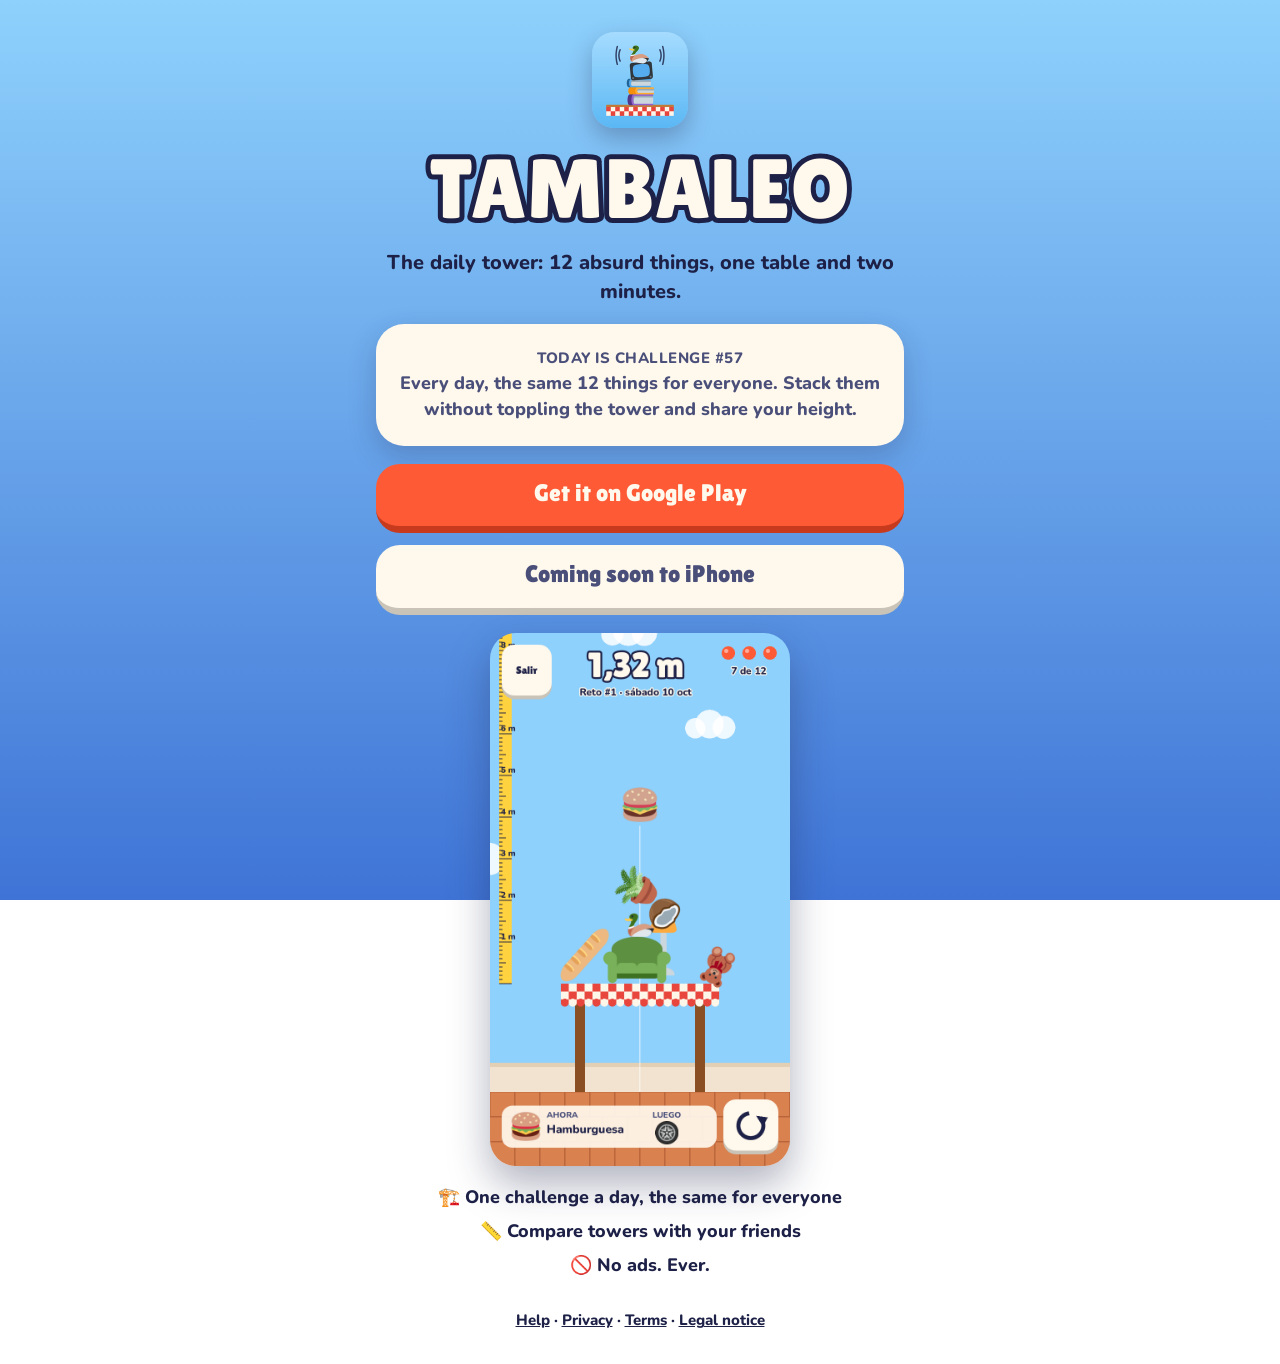
<file: index.html>
<!doctype html>
<html lang="es">
<head>
<meta charset="utf-8">
<meta name="viewport" content="width=device-width, initial-scale=1">
<title>Tambaleo: la torre diaria</title>
<meta name="description" content="Cada día, los mismos 12 trastos absurdos para todo el mundo. Apílalos sin que se caiga la torre. Sin anuncios.">
<meta property="og:type" content="website">
<meta property="og:title" content="Tambaleo: la torre diaria">
<meta property="og:description" content="Cada día, 12 trastos absurdos. ¿Cuánto aguanta tu torre?">
<meta property="og:image" content="https://asp161.github.io/tambaleo-web/og.png">
<meta property="og:url" content="https://asp161.github.io/tambaleo-web/">
<meta name="theme-color" content="#8ed1fc">
<link rel="icon" href="icon-192.png">
<link rel="apple-touch-icon" href="icon-192.png">
<link rel="stylesheet" href="estilo.css">
</head>
<body>
<main>
  <img class="icon" src="icon-192.png" alt="" width="96" height="96">
  <h1>TAMBALEO</h1>
  <p class="tagline" data-t="tagline">La torre diaria: 12 trastos absurdos, una mesa y dos minutos.</p>
  <section class="card">
    <p class="kicker" id="kicker"></p>
    <p class="height" id="height" hidden></p>
    <p class="title" id="title" hidden></p>
    <p class="ask" id="ask"></p>
  </section>
  <div class="buttons" id="buttons">
    <a class="btn" id="play" data-t="play">Descárgalo en Google Play</a>
    <a class="btn secondary" id="ios" data-t="ios">Descárgalo en el App Store</a>
  </div>
  <img class="shot" src="torre.png" alt="" data-t-alt="shot">
  <ul class="points">
    <li data-t="p1">🏗️ Un reto al día, igual para todo el mundo</li>
    <li data-t="p2">📏 Compara tu torre con la de tus amigos</li>
    <li data-t="p3">🚫 Sin anuncios. Nunca.</li>
  </ul>
</main>
<footer>
  <a href="soporte.html" data-t="help">Ayuda</a> ·
  <a href="privacidad.html" data-t="privacy">Privacidad</a> ·
  <a href="terminos.html" data-t="terms">Términos</a> ·
  <a href="aviso-legal.html" data-t="legal">Aviso legal</a>
</footer>
<script>
// Generado por tools/build_web.py con los datos de game/core/config.gd y daily.gd.
const PLAY_URL = "https://play.google.com/store/apps/details?id=com.asp161.tambaleo";
const APP_STORE_URL = "";
const LAUNCH = [2026, 10, 10];
// Mismos rangos y títulos que ShareText.TITLES en el juego.
const TITLES = [
  [0, "Ni torre ni ná", "Barely a pile"], [60, "Montoncito", "Little heap"],
  [150, "Torre de la abuela", "Grandma's tower"], [300, "Obra sin licencia", "Unlicensed build"],
  [450, "Rascacielos de saldo", "Bargain skyscraper"], [650, "Torre de Babel low cost", "Budget Tower of Babel"],
  [900, "Leyenda del tambaleo", "Wobble legend"],
];
const TEXT = {
  es: {
    tagline: "La torre diaria: 12 trastos absurdos, una mesa y dos minutos.",
    play: "Descárgalo en Google Play", ios: "Descárgalo en el App Store", iosSoon: "Pronto en iPhone",
    p1: "🏗️ Un reto al día, igual para todo el mundo", p2: "📏 Compara tu torre con la de tus amigos", p3: "🚫 Sin anuncios. Nunca.",
    help: "Ayuda", privacy: "Privacidad", terms: "Términos", legal: "Aviso legal", shot: "Una torre de trastos sobre la mesa",
    shared: n => `Alguien ha apilado en el reto #${n}`,
    beat: n => n > 0 ? `¿Puedes superarlo? Hoy toca el reto #${n}, gratis.` : "¿Puedes superarlo?",
    today: n => `Hoy toca el reto #${n}`,
    intro: "Cada día, los mismos 12 trastos para todo el mundo. Apílalos sin que se caiga la torre y comparte tu altura.",
    soon: "Muy pronto",
  },
  en: {
    tagline: "The daily tower: 12 absurd things, one table and two minutes.",
    play: "Get it on Google Play", ios: "Download on the App Store", iosSoon: "Coming soon to iPhone",
    p1: "🏗️ One challenge a day, the same for everyone", p2: "📏 Compare towers with your friends", p3: "🚫 No ads. Ever.",
    help: "Help", privacy: "Privacy", terms: "Terms", legal: "Legal notice", shot: "A tower of things on the table",
    shared: n => `Someone stacked this in challenge #${n}`,
    beat: n => n > 0 ? `Can you beat it? Today is challenge #${n}, free.` : "Can you beat it?",
    today: n => `Today is challenge #${n}`,
    intro: "Every day, the same 12 things for everyone. Stack them without toppling the tower and share your height.",
    soon: "Coming soon",
  },
};
const lang = (navigator.language || "es").toLowerCase().startsWith("es") ? "es" : "en";
const t = TEXT[lang];
document.documentElement.lang = lang;
document.querySelectorAll("[data-t]").forEach(el => { el.textContent = t[el.dataset.t]; });
document.querySelectorAll("[data-t-alt]").forEach(el => { el.alt = t[el.dataset.tAlt]; });

// Número del reto de hoy, con la fecha local (como en el juego).
const now = new Date();
const today = Math.round((Date.UTC(now.getFullYear(), now.getMonth(), now.getDate()) - Date.UTC(LAUNCH[0], LAUNCH[1] - 1, LAUNCH[2])) / 86400000) + 1;
const formatHeight = cm => `${Math.floor(cm / 100)}${lang === "es" ? "," : "."}${String(cm % 100).padStart(2, "0")} m`;
const titleFor = cm => TITLES.filter(e => cm >= e[0]).pop()[lang === "es" ? 1 : 2];

// El enlace compartido trae el reto y la altura: ?r=12&m=437 (texto, nunca HTML).
const query = new URLSearchParams(location.search);
const r = parseInt(query.get("r"), 10), m = parseInt(query.get("m"), 10);
const $ = id => document.getElementById(id);
if (r >= 1 && r <= 100000 && m >= 0 && m <= 100000) {
  $("kicker").textContent = t.shared(r);
  $("height").textContent = formatHeight(m);
  $("title").textContent = titleFor(m);
  $("height").hidden = $("title").hidden = false;
  $("ask").textContent = t.beat(today);
} else if (today >= 1) {
  $("kicker").textContent = t.today(today);
  $("ask").textContent = t.intro;
} else {
  $("kicker").textContent = t.soon;
  $("ask").textContent = t.intro;
}

// Botones de las tiendas: primero el del móvil que se usa.
const play = $("play"), ios = $("ios");
if (PLAY_URL) play.href = PLAY_URL; else play.remove();
if (APP_STORE_URL) ios.href = APP_STORE_URL; else { ios.textContent = t.iosSoon; ios.classList.add("off"); }
if (/iphone|ipad|ipod/i.test(navigator.userAgent) && APP_STORE_URL) {
  ios.className = "btn"; play.className = "btn secondary"; $("buttons").prepend(ios);
}
</script>
</body>
</html>
</file>
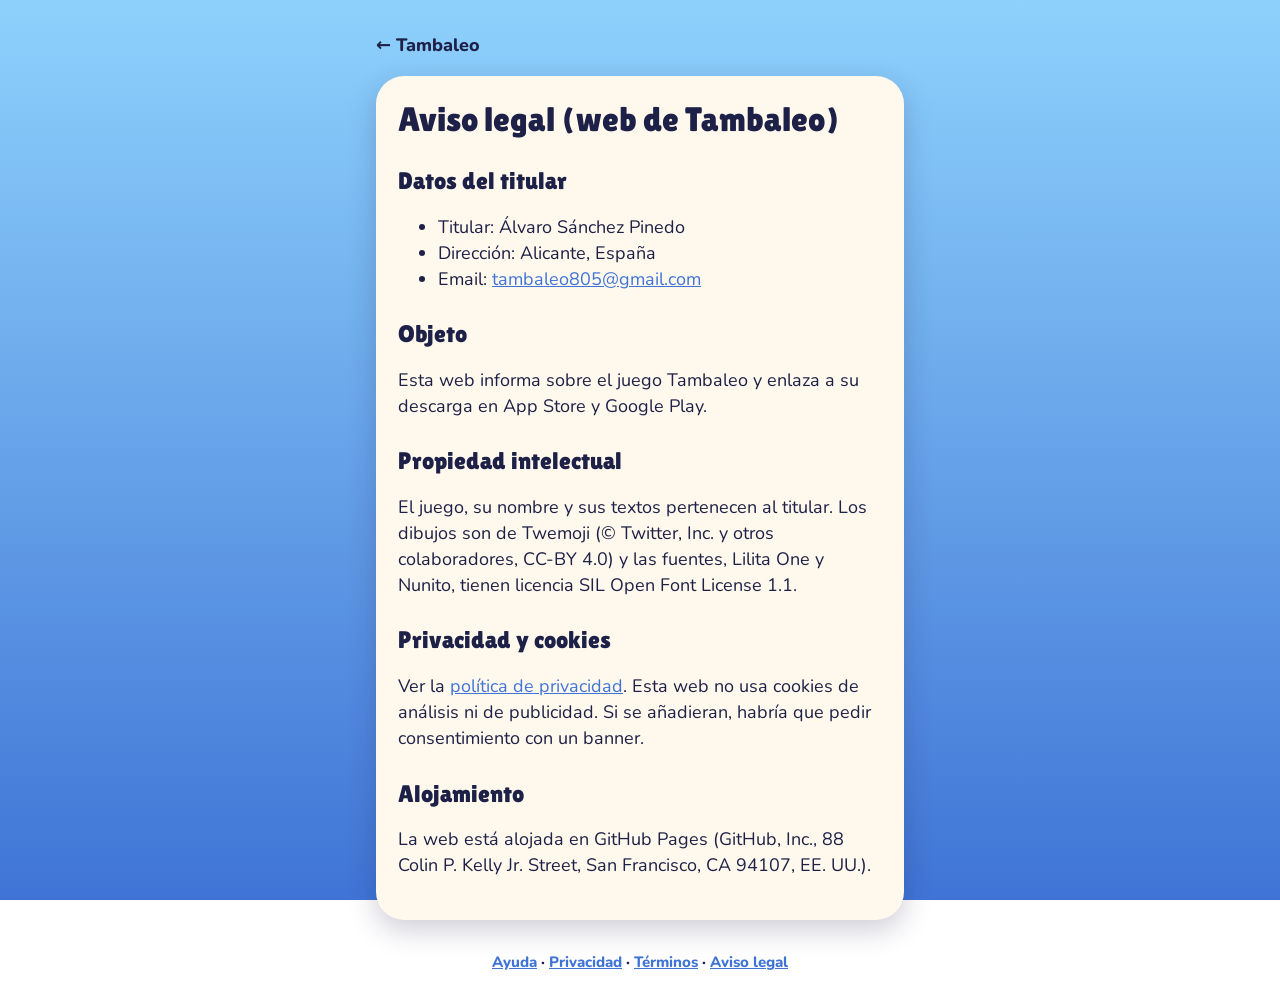
<file: aviso-legal.html>
<!doctype html>
<html lang="es">
<head>
<meta charset="utf-8">
<meta name="viewport" content="width=device-width, initial-scale=1">
<title>Aviso legal · Tambaleo</title>
<meta name="theme-color" content="#8ed1fc">
<link rel="icon" href="icon-192.png">
<link rel="stylesheet" href="estilo.css">
<link rel="canonical" href="https://asp161.github.io/tambaleo-web/">
</head>
<body class="doc">
<main>
<a class="back" href="./">← Tambaleo</a>
<article class="card">
<h1>Aviso legal (web de Tambaleo)</h1>
<h2>Datos del titular</h2>
<ul><li>
Titular: Álvaro Sánchez Pinedo
</li><li>
Dirección: Alicante, España
</li><li>
Email: <a href="mailto:tambaleo805@gmail.com">tambaleo805@gmail.com</a>
</li></ul>
<h2>Objeto</h2>
<p>Esta web informa sobre el juego Tambaleo y enlaza a su descarga en App Store y Google Play.</p>
<h2>Propiedad intelectual</h2>
<p>El juego, su nombre y sus textos pertenecen al titular. Los dibujos son de Twemoji (© Twitter, Inc. y otros colaboradores, CC-BY 4.0) y las fuentes, Lilita One y Nunito, tienen licencia SIL Open Font License 1.1.</p>
<h2>Privacidad y cookies</h2>
<p>Ver la <a href="privacidad.html">política de privacidad</a>. Esta web no usa cookies de análisis ni de publicidad. Si se añadieran, habría que pedir consentimiento con un banner.</p>
<h2>Alojamiento</h2>
<p>La web está alojada en GitHub Pages (GitHub, Inc., 88 Colin P. Kelly Jr. Street, San Francisco, CA 94107, EE. UU.).</p>
</article>
</main>
<footer><a href="soporte.html">Ayuda</a> · <a href="privacidad.html">Privacidad</a> · <a href="terminos.html">Términos</a> · <a href="aviso-legal.html">Aviso legal</a></footer>
</body>
</html>
</file>
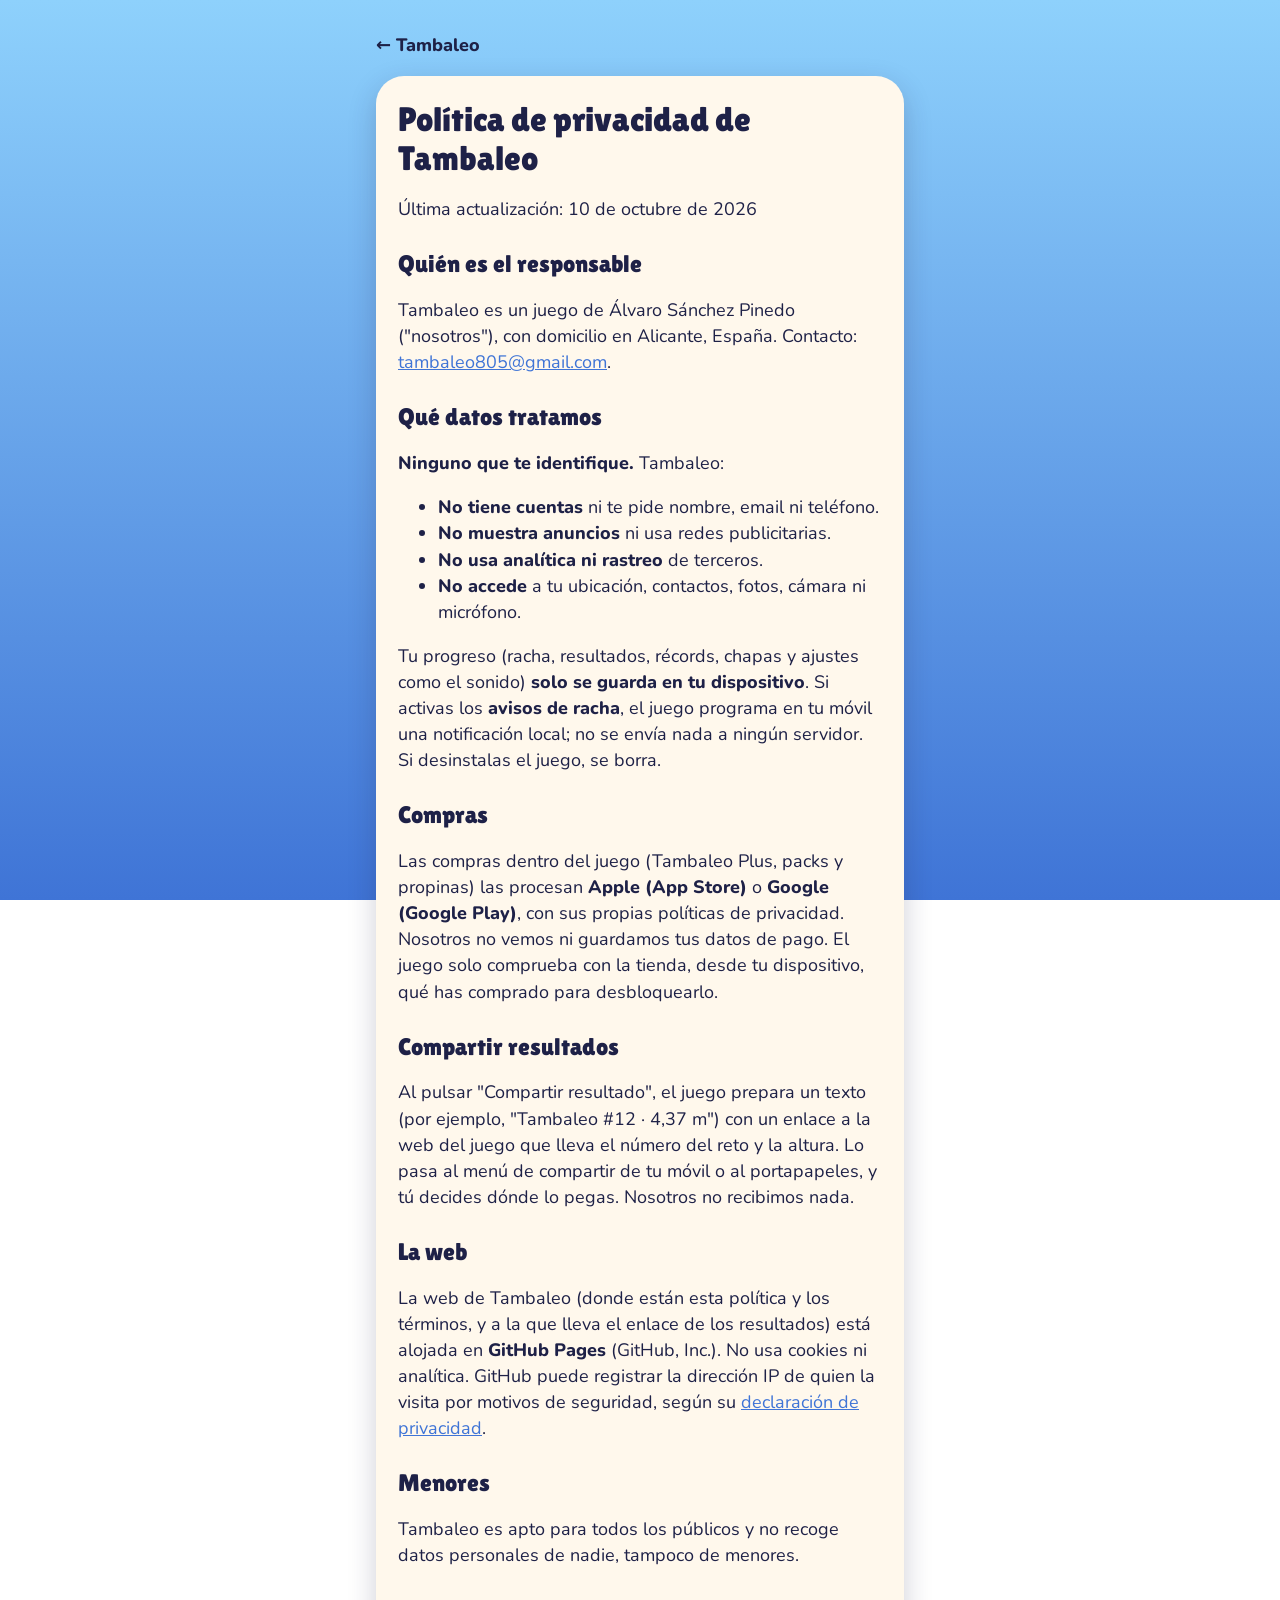
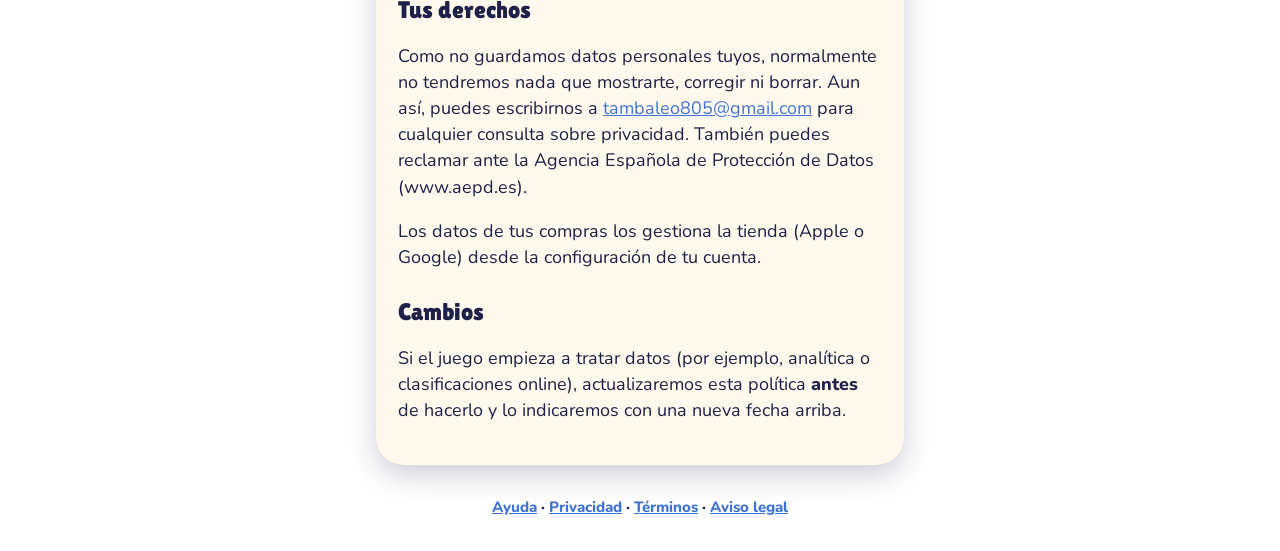
<file: privacidad.html>
<!doctype html>
<html lang="es">
<head>
<meta charset="utf-8">
<meta name="viewport" content="width=device-width, initial-scale=1">
<title>Política de privacidad · Tambaleo</title>
<meta name="theme-color" content="#8ed1fc">
<link rel="icon" href="icon-192.png">
<link rel="stylesheet" href="estilo.css">
<link rel="canonical" href="https://asp161.github.io/tambaleo-web/">
</head>
<body class="doc">
<main>
<a class="back" href="./">← Tambaleo</a>
<article class="card">
<h1>Política de privacidad de Tambaleo</h1>
<p>Última actualización: 10 de octubre de 2026</p>
<h2>Quién es el responsable</h2>
<p>Tambaleo es un juego de Álvaro Sánchez Pinedo ("nosotros"), con domicilio en Alicante, España. Contacto: <a href="mailto:tambaleo805@gmail.com">tambaleo805@gmail.com</a>.</p>
<h2>Qué datos tratamos</h2>
<p><strong>Ninguno que te identifique.</strong> Tambaleo:</p>
<ul><li>
<strong>No tiene cuentas</strong> ni te pide nombre, email ni teléfono.
</li><li>
<strong>No muestra anuncios</strong> ni usa redes publicitarias.
</li><li>
<strong>No usa analítica ni rastreo</strong> de terceros.
</li><li>
<strong>No accede</strong> a tu ubicación, contactos, fotos, cámara ni micrófono.
</li></ul>
<p>Tu progreso (racha, resultados, récords, chapas y ajustes como el sonido) <strong>solo se guarda en tu dispositivo</strong>. Si activas los <strong>avisos de racha</strong>, el juego programa en tu móvil una notificación local; no se envía nada a ningún servidor. Si desinstalas el juego, se borra.</p>
<h2>Compras</h2>
<p>Las compras dentro del juego (Tambaleo Plus, packs y propinas) las procesan <strong>Apple (App Store)</strong> o <strong>Google (Google Play)</strong>, con sus propias políticas de privacidad. Nosotros no vemos ni guardamos tus datos de pago. El juego solo comprueba con la tienda, desde tu dispositivo, qué has comprado para desbloquearlo.</p>
<h2>Compartir resultados</h2>
<p>Al pulsar "Compartir resultado", el juego prepara un texto (por ejemplo, "Tambaleo #12 · 4,37 m") con un enlace a la web del juego que lleva el número del reto y la altura. Lo pasa al menú de compartir de tu móvil o al portapapeles, y tú decides dónde lo pegas. Nosotros no recibimos nada.</p>
<h2>La web</h2>
<p>La web de Tambaleo (donde están esta política y los términos, y a la que lleva el enlace de los resultados) está alojada en <strong>GitHub Pages</strong> (GitHub, Inc.). No usa cookies ni analítica. GitHub puede registrar la dirección IP de quien la visita por motivos de seguridad, según su <a href="https://docs.github.com/es/site-policy/privacy-policies/github-general-privacy-statement">declaración de privacidad</a>.</p>
<h2>Menores</h2>
<p>Tambaleo es apto para todos los públicos y no recoge datos personales de nadie, tampoco de menores.</p>
<h2>Tus derechos</h2>
<p>Como no guardamos datos personales tuyos, normalmente no tendremos nada que mostrarte, corregir ni borrar. Aun así, puedes escribirnos a <a href="mailto:tambaleo805@gmail.com">tambaleo805@gmail.com</a> para cualquier consulta sobre privacidad. También puedes reclamar ante la Agencia Española de Protección de Datos (www.aepd.es).</p>
<p>Los datos de tus compras los gestiona la tienda (Apple o Google) desde la configuración de tu cuenta.</p>
<h2>Cambios</h2>
<p>Si el juego empieza a tratar datos (por ejemplo, analítica o clasificaciones online), actualizaremos esta política <strong>antes</strong> de hacerlo y lo indicaremos con una nueva fecha arriba.</p>
</article>
</main>
<footer><a href="soporte.html">Ayuda</a> · <a href="privacidad.html">Privacidad</a> · <a href="terminos.html">Términos</a> · <a href="aviso-legal.html">Aviso legal</a></footer>
</body>
</html>
</file>
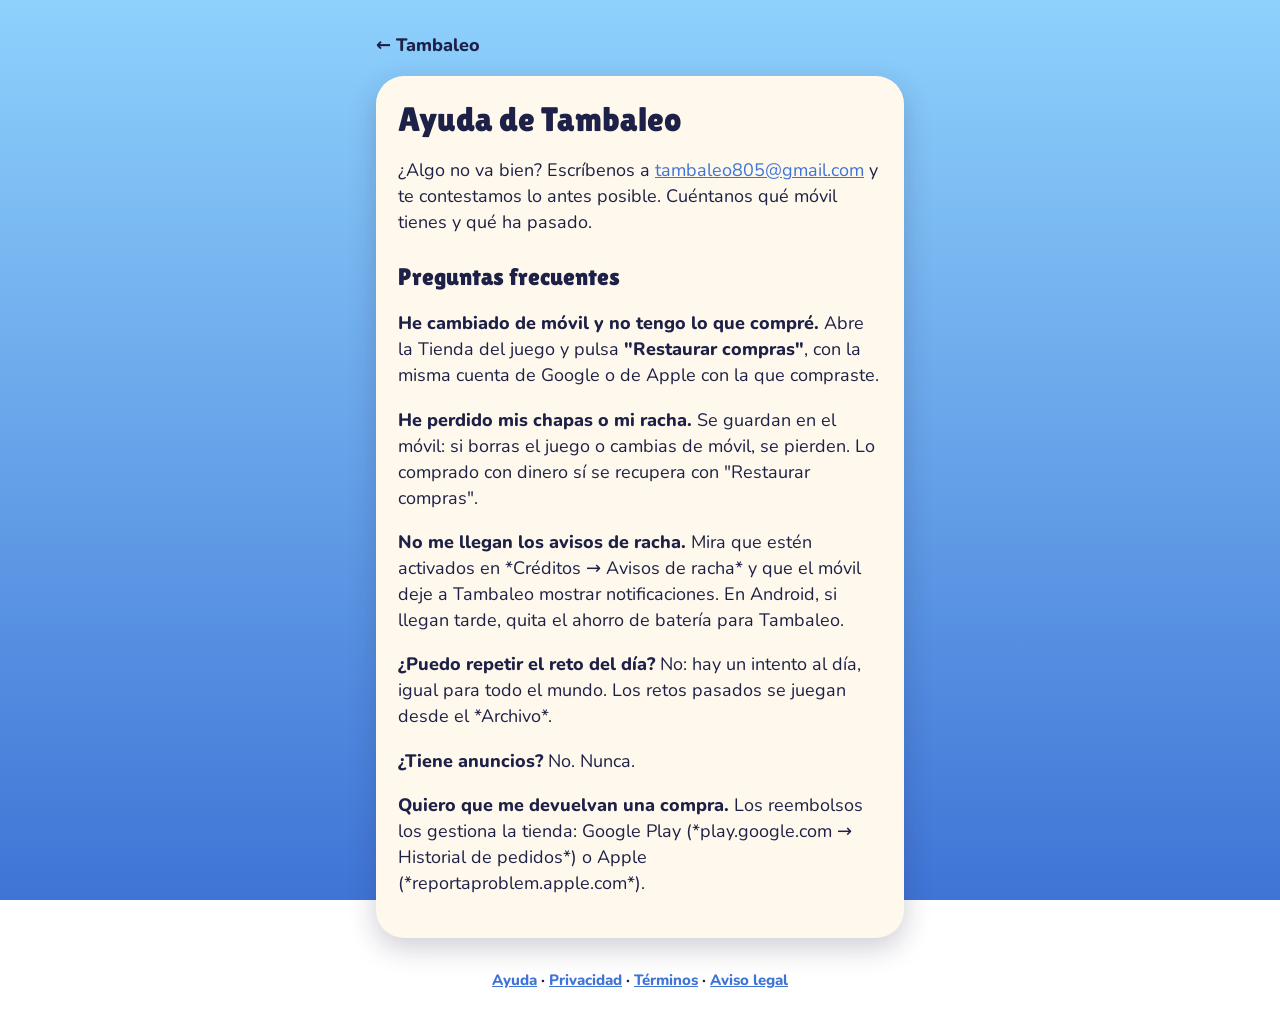
<file: soporte.html>
<!doctype html>
<html lang="es">
<head>
<meta charset="utf-8">
<meta name="viewport" content="width=device-width, initial-scale=1">
<title>Ayuda · Tambaleo</title>
<meta name="theme-color" content="#8ed1fc">
<link rel="icon" href="icon-192.png">
<link rel="stylesheet" href="estilo.css">
<link rel="canonical" href="https://asp161.github.io/tambaleo-web/">
</head>
<body class="doc">
<main>
<a class="back" href="./">← Tambaleo</a>
<article class="card">
<h1>Ayuda de Tambaleo</h1>
<p>¿Algo no va bien? Escríbenos a <a href="mailto:tambaleo805@gmail.com">tambaleo805@gmail.com</a> y te contestamos lo antes posible. Cuéntanos qué móvil tienes y qué ha pasado.</p>
<h2>Preguntas frecuentes</h2>
<p><strong>He cambiado de móvil y no tengo lo que compré.</strong> Abre la Tienda del juego y pulsa <strong>"Restaurar compras"</strong>, con la misma cuenta de Google o de Apple con la que compraste.</p>
<p><strong>He perdido mis chapas o mi racha.</strong> Se guardan en el móvil: si borras el juego o cambias de móvil, se pierden. Lo comprado con dinero sí se recupera con "Restaurar compras".</p>
<p><strong>No me llegan los avisos de racha.</strong> Mira que estén activados en *Créditos → Avisos de racha* y que el móvil deje a Tambaleo mostrar notificaciones. En Android, si llegan tarde, quita el ahorro de batería para Tambaleo.</p>
<p><strong>¿Puedo repetir el reto del día?</strong> No: hay un intento al día, igual para todo el mundo. Los retos pasados se juegan desde el *Archivo*.</p>
<p><strong>¿Tiene anuncios?</strong> No. Nunca.</p>
<p><strong>Quiero que me devuelvan una compra.</strong> Los reembolsos los gestiona la tienda: Google Play (*play.google.com → Historial de pedidos*) o Apple (*reportaproblem.apple.com*).</p>
</article>
</main>
<footer><a href="soporte.html">Ayuda</a> · <a href="privacidad.html">Privacidad</a> · <a href="terminos.html">Términos</a> · <a href="aviso-legal.html">Aviso legal</a></footer>
</body>
</html>
</file>
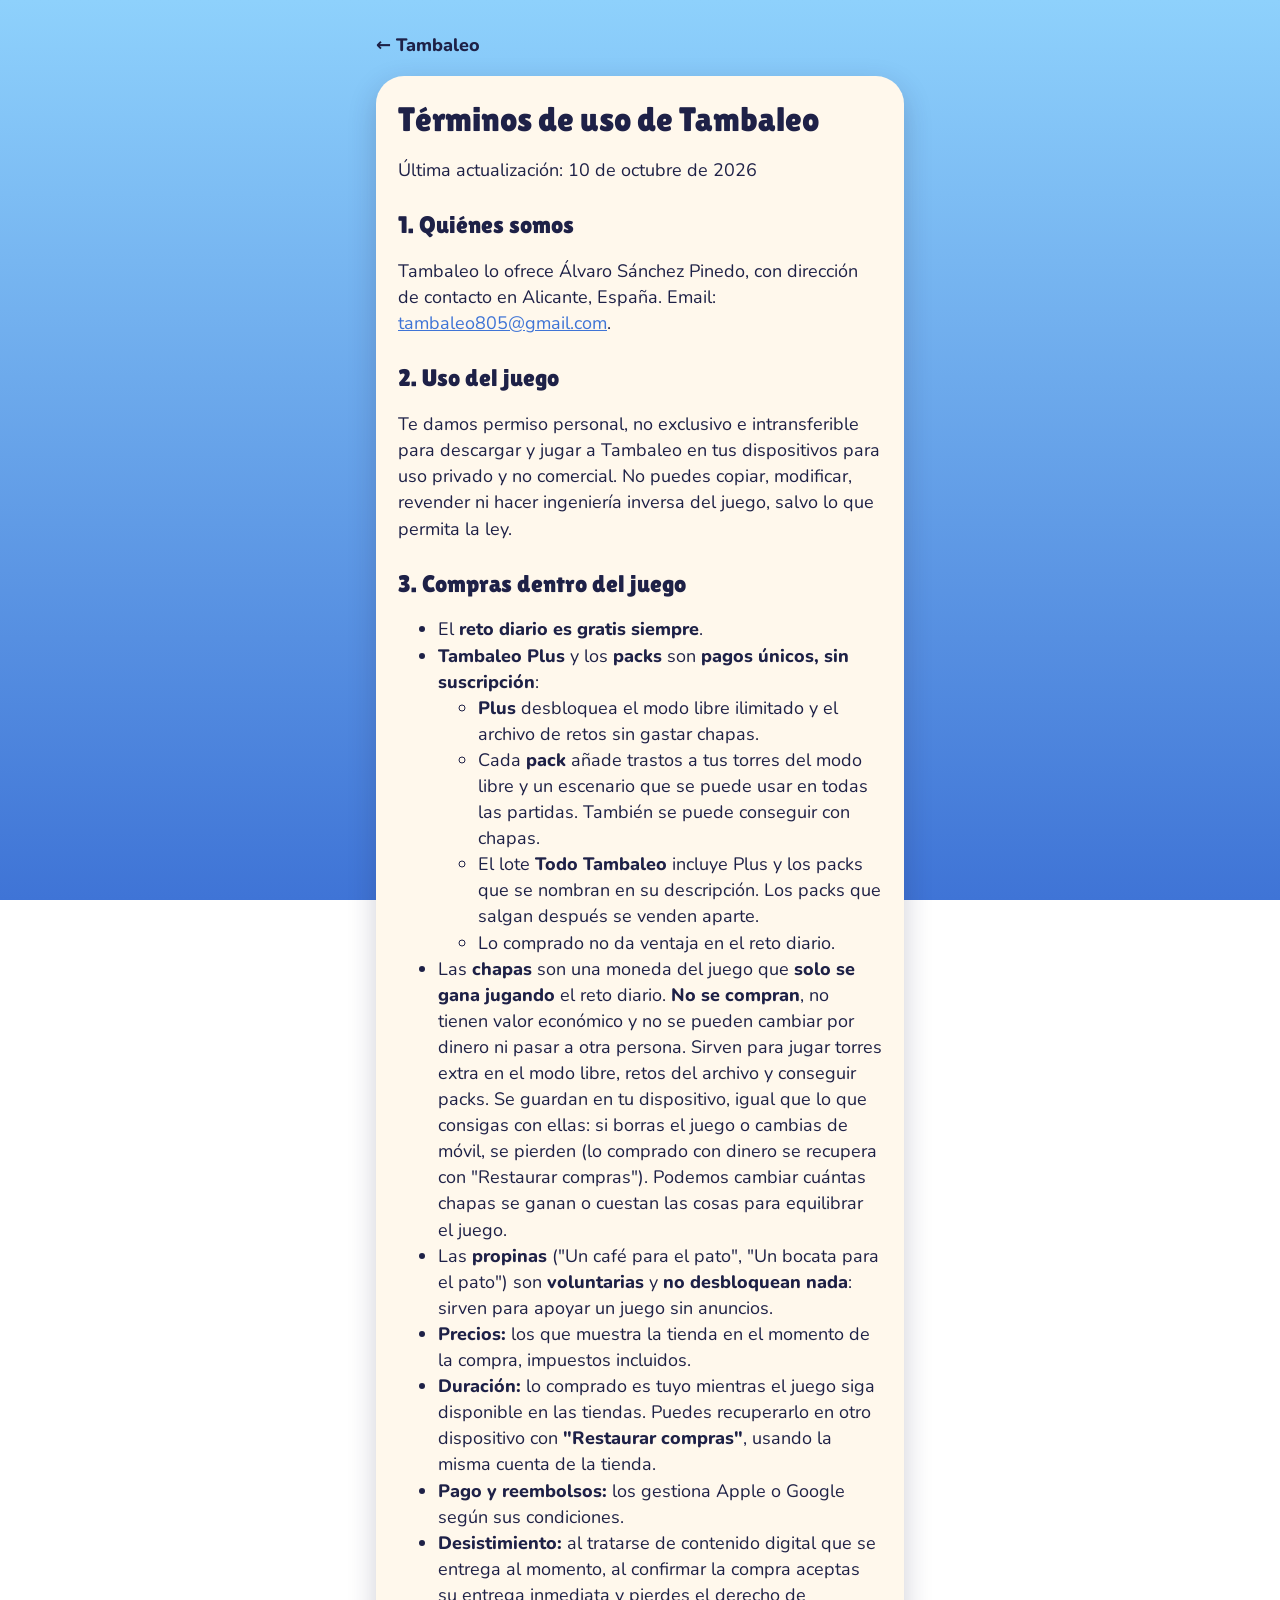
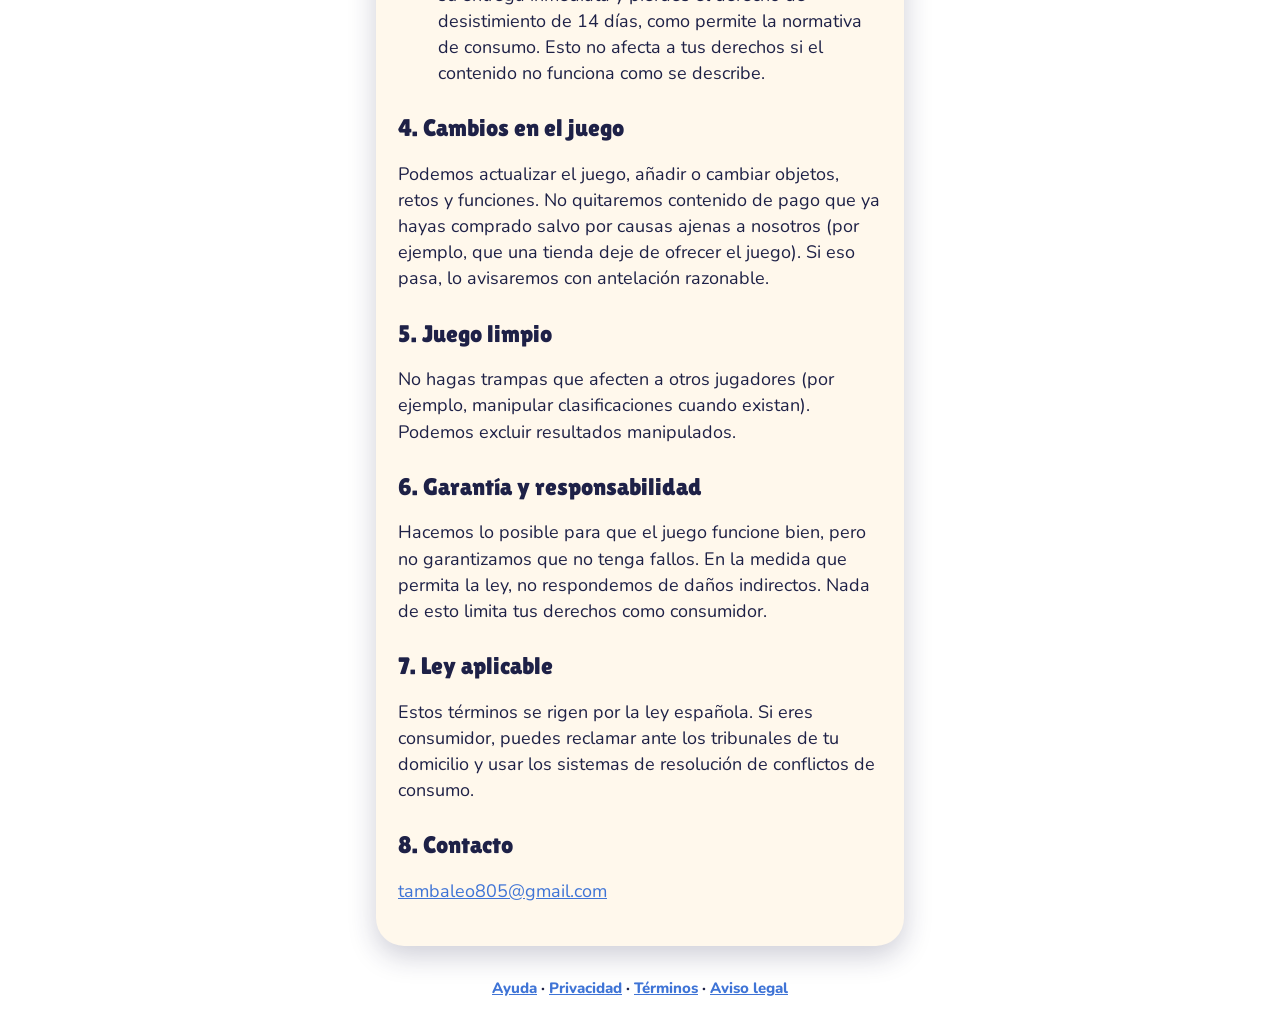
<file: terminos.html>
<!doctype html>
<html lang="es">
<head>
<meta charset="utf-8">
<meta name="viewport" content="width=device-width, initial-scale=1">
<title>Términos de uso · Tambaleo</title>
<meta name="theme-color" content="#8ed1fc">
<link rel="icon" href="icon-192.png">
<link rel="stylesheet" href="estilo.css">
<link rel="canonical" href="https://asp161.github.io/tambaleo-web/">
</head>
<body class="doc">
<main>
<a class="back" href="./">← Tambaleo</a>
<article class="card">
<h1>Términos de uso de Tambaleo</h1>
<p>Última actualización: 10 de octubre de 2026</p>
<h2>1. Quiénes somos</h2>
<p>Tambaleo lo ofrece Álvaro Sánchez Pinedo, con dirección de contacto en Alicante, España. Email: <a href="mailto:tambaleo805@gmail.com">tambaleo805@gmail.com</a>.</p>
<h2>2. Uso del juego</h2>
<p>Te damos permiso personal, no exclusivo e intransferible para descargar y jugar a Tambaleo en tus dispositivos para uso privado y no comercial. No puedes copiar, modificar, revender ni hacer ingeniería inversa del juego, salvo lo que permita la ley.</p>
<h2>3. Compras dentro del juego</h2>
<ul><li>
El <strong>reto diario es gratis siempre</strong>.
</li><li>
<strong>Tambaleo Plus</strong> y los <strong>packs</strong> son <strong>pagos únicos, sin suscripción</strong>:
<ul><li>
<strong>Plus</strong> desbloquea el modo libre ilimitado y el archivo de retos sin gastar chapas.
</li><li>
Cada <strong>pack</strong> añade trastos a tus torres del modo libre y un escenario que se puede usar en todas las partidas. También se puede conseguir con chapas.
</li><li>
El lote <strong>Todo Tambaleo</strong> incluye Plus y los packs que se nombran en su descripción. Los packs que salgan después se venden aparte.
</li><li>
Lo comprado no da ventaja en el reto diario.
</li></ul>
</li><li>
Las <strong>chapas</strong> son una moneda del juego que <strong>solo se gana jugando</strong> el reto diario. <strong>No se compran</strong>, no tienen valor económico y no se pueden cambiar por dinero ni pasar a otra persona. Sirven para jugar torres extra en el modo libre, retos del archivo y conseguir packs. Se guardan en tu dispositivo, igual que lo que consigas con ellas: si borras el juego o cambias de móvil, se pierden (lo comprado con dinero se recupera con "Restaurar compras"). Podemos cambiar cuántas chapas se ganan o cuestan las cosas para equilibrar el juego.
</li><li>
Las <strong>propinas</strong> ("Un café para el pato", "Un bocata para el pato") son <strong>voluntarias</strong> y <strong>no desbloquean nada</strong>: sirven para apoyar un juego sin anuncios.
</li><li>
<strong>Precios:</strong> los que muestra la tienda en el momento de la compra, impuestos incluidos.
</li><li>
<strong>Duración:</strong> lo comprado es tuyo mientras el juego siga disponible en las tiendas. Puedes recuperarlo en otro dispositivo con <strong>"Restaurar compras"</strong>, usando la misma cuenta de la tienda.
</li><li>
<strong>Pago y reembolsos:</strong> los gestiona Apple o Google según sus condiciones.
</li><li>
<strong>Desistimiento:</strong> al tratarse de contenido digital que se entrega al momento, al confirmar la compra aceptas su entrega inmediata y pierdes el derecho de desistimiento de 14 días, como permite la normativa de consumo. Esto no afecta a tus derechos si el contenido no funciona como se describe.
</li></ul>
<h2>4. Cambios en el juego</h2>
<p>Podemos actualizar el juego, añadir o cambiar objetos, retos y funciones. No quitaremos contenido de pago que ya hayas comprado salvo por causas ajenas a nosotros (por ejemplo, que una tienda deje de ofrecer el juego). Si eso pasa, lo avisaremos con antelación razonable.</p>
<h2>5. Juego limpio</h2>
<p>No hagas trampas que afecten a otros jugadores (por ejemplo, manipular clasificaciones cuando existan). Podemos excluir resultados manipulados.</p>
<h2>6. Garantía y responsabilidad</h2>
<p>Hacemos lo posible para que el juego funcione bien, pero no garantizamos que no tenga fallos. En la medida que permita la ley, no respondemos de daños indirectos. Nada de esto limita tus derechos como consumidor.</p>
<h2>7. Ley aplicable</h2>
<p>Estos términos se rigen por la ley española. Si eres consumidor, puedes reclamar ante los tribunales de tu domicilio y usar los sistemas de resolución de conflictos de consumo.</p>
<h2>8. Contacto</h2>
<p><a href="mailto:tambaleo805@gmail.com">tambaleo805@gmail.com</a></p>
</article>
</main>
<footer><a href="soporte.html">Ayuda</a> · <a href="privacidad.html">Privacidad</a> · <a href="terminos.html">Términos</a> · <a href="aviso-legal.html">Aviso legal</a></footer>
</body>
</html>
</file>
<file: estilo.css>
/* Web de Tambaleo: mismos colores y letras que el juego. */
@font-face { font-family: Lilita; src: url(fonts/LilitaOne.woff2) format("woff2"); font-display: swap; }
@font-face { font-family: Nunito; src: url(fonts/Nunito-ExtraBold.woff2) format("woff2"); font-weight: 800; font-display: swap; }
@font-face { font-family: Nunito; src: url(fonts/Nunito-Regular.woff2) format("woff2"); font-weight: 400; font-display: swap; }

:root {
  --sky: #8ed1fc; --sky-deep: #3f74d6; --ink: #1e2147; --ink-soft: #4a4f7a;
  --paper: #fff8ec; --tomato: #ff5a36; --tomato-dark: #c73a1d;
  --mustard: #ffc845; --mustard-dark: #d69a12; --stone: #c9c3b8;
}
* { box-sizing: border-box; }
html { -webkit-text-size-adjust: 100%; }
body {
  margin: 0; min-height: 100vh; color: var(--ink);
  font: 800 18px/1.45 Nunito, system-ui, sans-serif;
  background: linear-gradient(var(--sky), var(--sky-deep)) fixed;
  display: flex; flex-direction: column; align-items: center;
}
main { width: 100%; max-width: 560px; padding: 32px 16px 8px; display: flex; flex-direction: column; align-items: center; gap: 18px; text-align: center; }
.icon { width: 96px; height: 96px; border-radius: 22px; box-shadow: 0 10px 24px rgba(30, 33, 71, .3); }
h1 {
  margin: 0; font: 400 clamp(56px, 16vw, 84px)/1 Lilita, sans-serif; color: var(--paper);
  -webkit-text-stroke: 10px var(--ink); paint-order: stroke fill; letter-spacing: 1px;
}
.tagline { margin: 0; font-size: 20px; }
.card {
  width: 100%; background: var(--paper); border-radius: 28px; padding: 24px 20px;
  box-shadow: 0 10px 28px rgba(30, 33, 71, .22);
}
.kicker { margin: 0; color: var(--ink-soft); font-size: 15px; letter-spacing: .5px; text-transform: uppercase; }
.height { margin: 4px 0 0; font: 400 72px/1.05 Lilita, sans-serif; }
.title { margin: 2px 0 8px; font-size: 22px; }
.ask { margin: 0; color: var(--ink-soft); }
.buttons { width: 100%; display: flex; flex-direction: column; gap: 12px; }
.btn {
  display: block; padding: 16px 20px 20px; border-radius: 24px; text-decoration: none;
  font: 400 24px/1.1 Lilita, sans-serif; color: var(--paper); background: var(--tomato);
  border-bottom: 7px solid var(--tomato-dark);
}
.btn.secondary { color: var(--ink); background: var(--mustard); border-bottom-color: var(--mustard-dark); }
.btn.off { color: var(--ink-soft); background: var(--paper); border-bottom-color: var(--stone); pointer-events: none; }
.shot { width: min(300px, 80%); border-radius: 26px; box-shadow: 0 18px 40px rgba(30, 33, 71, .35); }
.points { list-style: none; margin: 0; padding: 0; display: grid; gap: 8px; }
footer { padding: 24px 16px 32px; font-size: 15px; color: var(--ink); text-align: center; }
footer a { color: var(--ink); }

/* Textos legales */
.doc main { text-align: left; align-items: stretch; }
.doc .card { padding: 24px 22px; font-weight: 400; }
.doc h1 { font-size: 34px; -webkit-text-stroke: 0; color: var(--ink); text-align: left; letter-spacing: 0; line-height: 1.15; }
.doc h2 { font: 400 24px/1.2 Lilita, sans-serif; margin: 28px 0 6px; }
.doc strong { font-weight: 800; }
.doc a { color: var(--sky-deep); }
.doc .back { font-weight: 800; color: var(--ink); text-decoration: none; }
</file>
